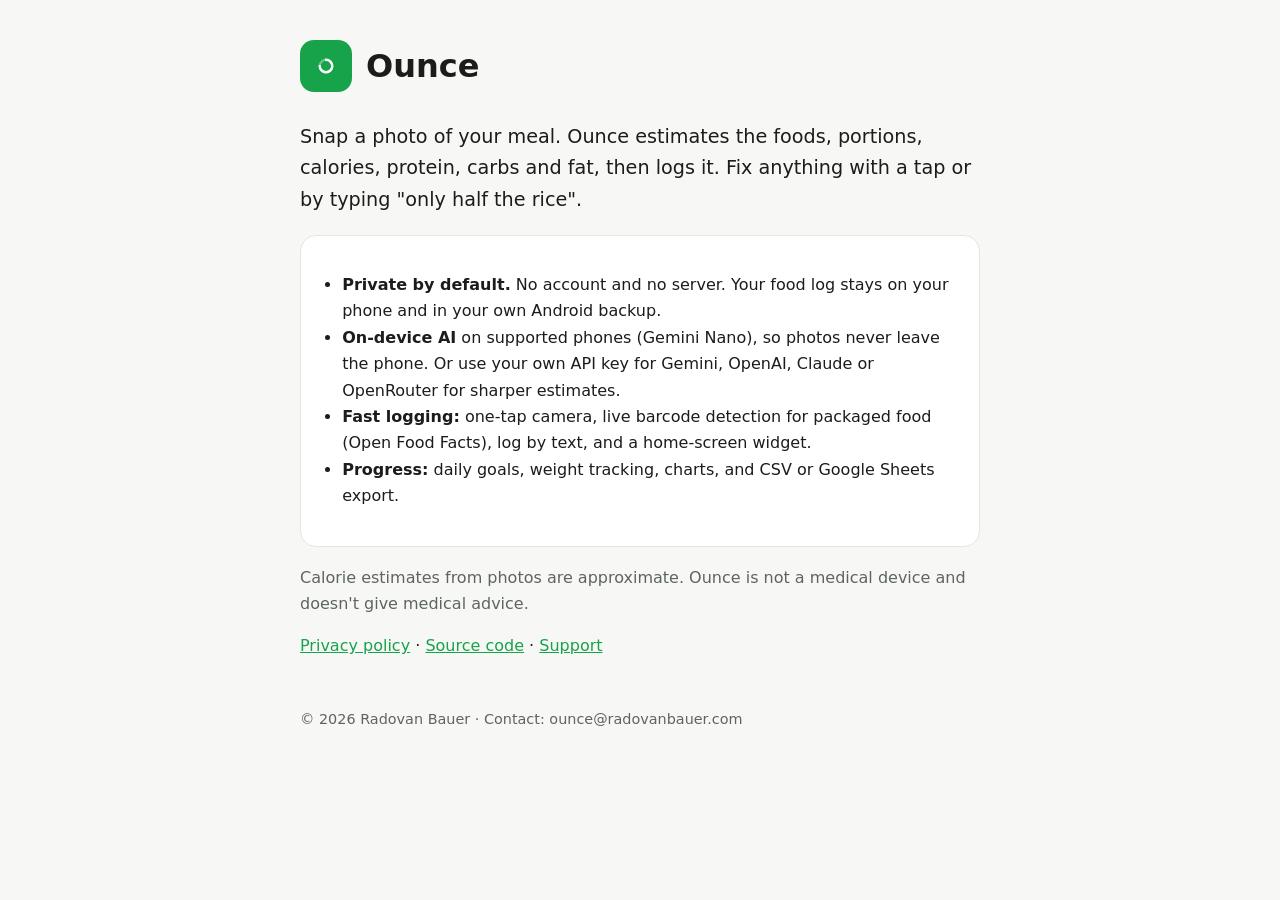
<file: docs/index.html>
<!doctype html><html lang="en"><head><meta charset="utf-8"><meta name="viewport" content="width=device-width,initial-scale=1">
<title>Ounce: snap-and-log calorie tracker</title><meta name="description" content="Ounce is a private, local-first calorie and macro tracker for Android. Snap a photo of your meal and AI estimates calories and macros.">
<link rel="stylesheet" href="style.css"></head><body><main>
<header><span class="logo"><svg width="34" height="34" viewBox="0 0 108 108" aria-hidden="true"><circle cx="54" cy="54" r="20" fill="none" stroke="#fff" stroke-opacity=".35" stroke-width="7.5"/><path d="M54 34A20 20 0 1 1 34 54" fill="none" stroke="#fff" stroke-width="7.5" stroke-linecap="round"/></svg></span><h1>Ounce</h1></header>
<p style="font-size:1.2rem">Snap a photo of your meal. Ounce estimates the foods, portions, calories, protein, carbs and fat, then logs it. Fix anything with a tap or by typing "only half the rice".</p>
<div class="card"><ul>
<li><b>Private by default.</b> No account and no server. Your food log stays on your phone and in your own Android backup.</li>
<li><b>On-device AI</b> on supported phones (Gemini Nano), so photos never leave the phone. Or use your own API key for Gemini, OpenAI, Claude or OpenRouter for sharper estimates.</li>
<li><b>Fast logging:</b> one-tap camera, live barcode detection for packaged food (Open Food Facts), log by text, and a home-screen widget.</li>
<li><b>Progress:</b> daily goals, weight tracking, charts, and CSV or Google Sheets export.</li>
</ul></div>
<p class="muted">Calorie estimates from photos are approximate. Ounce is not a medical device and doesn't give medical advice.</p>
<p><a href="privacy">Privacy policy</a> · <a href="https://github.com/radovanbauer/ounce">Source code</a> · <a href="https://github.com/radovanbauer/ounce/issues">Support</a></p>
<footer>© 2026 Radovan Bauer · Contact: ounce@radovanbauer.com</footer>
</main></body></html>
</file>
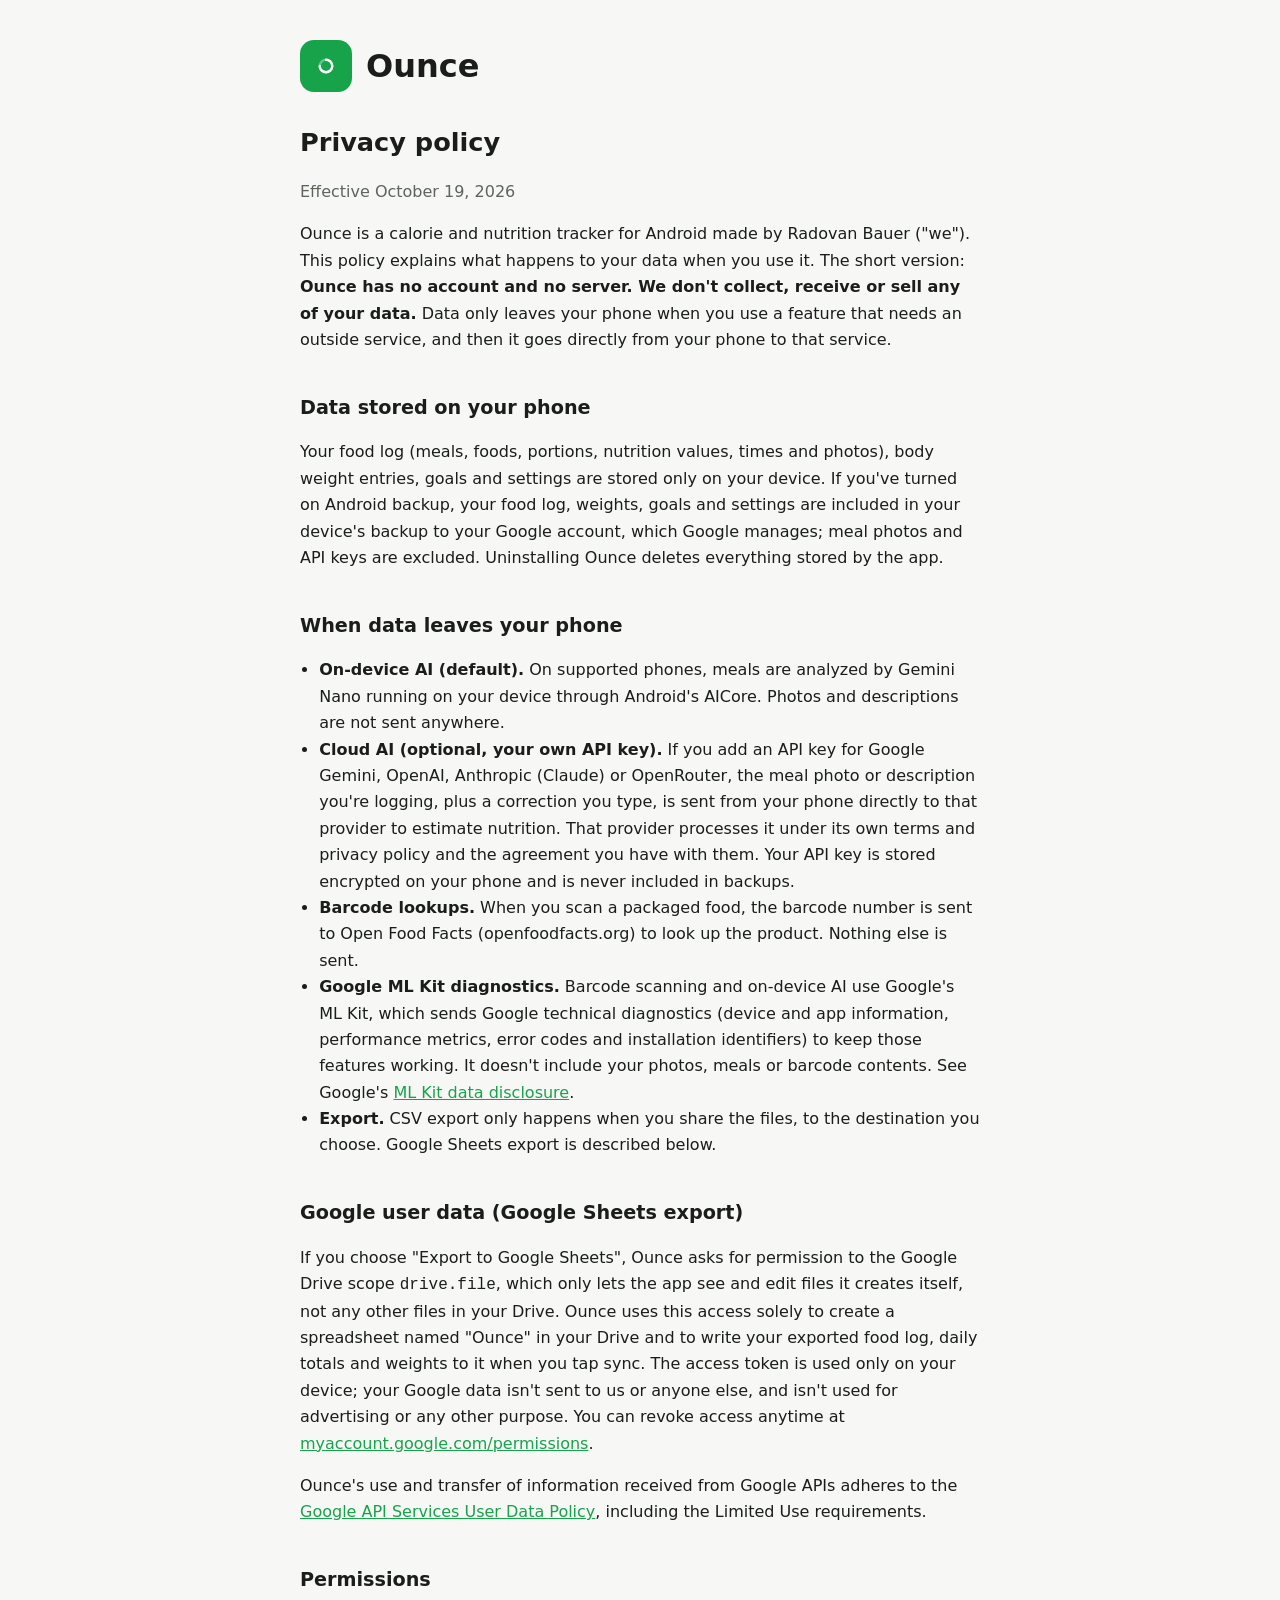
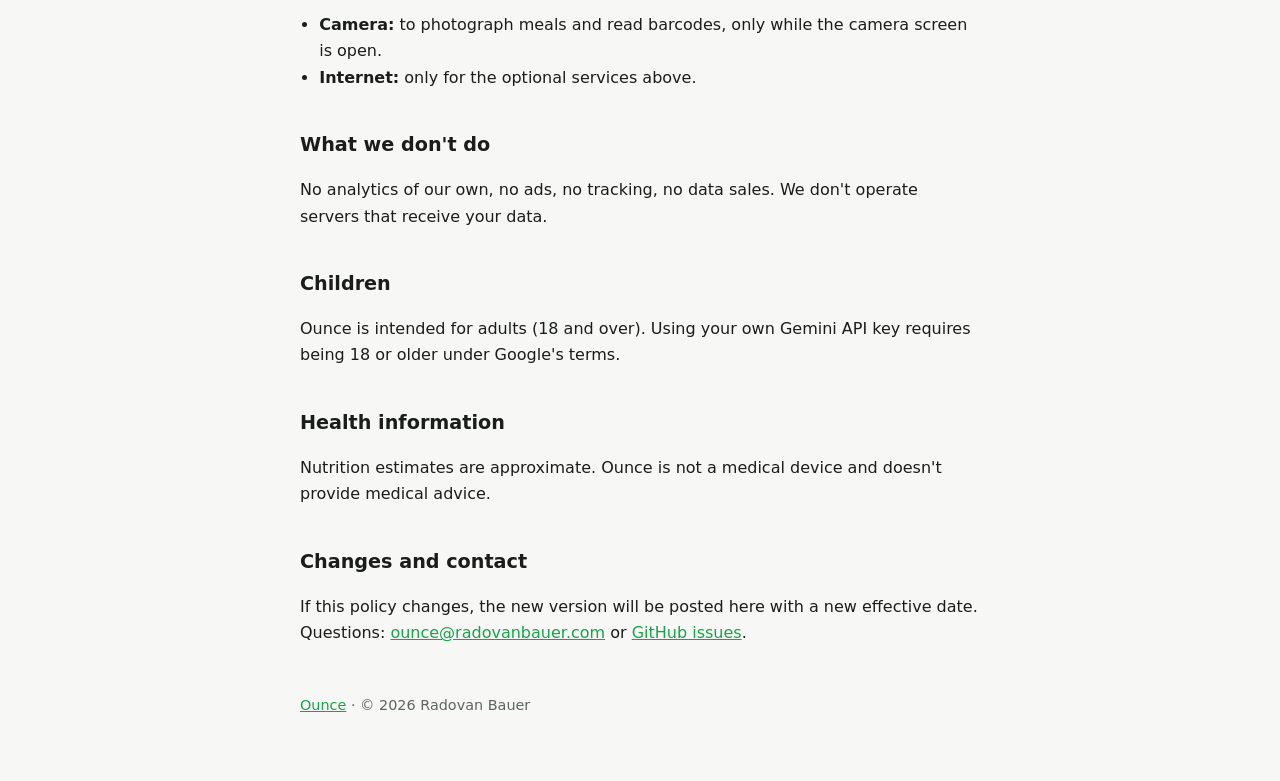
<file: docs/privacy.html>
<!doctype html><html lang="en"><head><meta charset="utf-8"><meta name="viewport" content="width=device-width,initial-scale=1">
<title>Ounce privacy policy</title><link rel="stylesheet" href="style.css"></head><body><main>
<header><a href="./"><span class="logo"><svg width="34" height="34" viewBox="0 0 108 108" aria-hidden="true"><circle cx="54" cy="54" r="20" fill="none" stroke="#fff" stroke-opacity=".35" stroke-width="7.5"/><path d="M54 34A20 20 0 1 1 34 54" fill="none" stroke="#fff" stroke-width="7.5" stroke-linecap="round"/></svg></span><h1>Ounce</h1></a></header>
<h1 style="font-size:1.6rem">Privacy policy</h1>
<p class="muted">Effective October 19, 2026</p>
<p>Ounce is a calorie and nutrition tracker for Android made by Radovan Bauer ("we"). This policy explains what happens to your data when you use it. The short version: <b>Ounce has no account and no server. We don't collect, receive or sell any of your data.</b> Data only leaves your phone when you use a feature that needs an outside service, and then it goes directly from your phone to that service.</p>

<h2>Data stored on your phone</h2>
<p>Your food log (meals, foods, portions, nutrition values, times and photos), body weight entries, goals and settings are stored only on your device. If you've turned on Android backup, your food log, weights, goals and settings are included in your device's backup to your Google account, which Google manages; meal photos and API keys are excluded. Uninstalling Ounce deletes everything stored by the app.</p>

<h2>When data leaves your phone</h2>
<ul>
<li><b>On-device AI (default).</b> On supported phones, meals are analyzed by Gemini Nano running on your device through Android's AICore. Photos and descriptions are not sent anywhere.</li>
<li><b>Cloud AI (optional, your own API key).</b> If you add an API key for Google Gemini, OpenAI, Anthropic (Claude) or OpenRouter, the meal photo or description you're logging, plus a correction you type, is sent from your phone directly to that provider to estimate nutrition. That provider processes it under its own terms and privacy policy and the agreement you have with them. Your API key is stored encrypted on your phone and is never included in backups.</li>
<li><b>Barcode lookups.</b> When you scan a packaged food, the barcode number is sent to Open Food Facts (openfoodfacts.org) to look up the product. Nothing else is sent.</li>
<li><b>Google ML Kit diagnostics.</b> Barcode scanning and on-device AI use Google's ML Kit, which sends Google technical diagnostics (device and app information, performance metrics, error codes and installation identifiers) to keep those features working. It doesn't include your photos, meals or barcode contents. See Google's <a href="https://developers.google.com/ml-kit/android-data-disclosure">ML Kit data disclosure</a>.</li>
<li><b>Export.</b> CSV export only happens when you share the files, to the destination you choose. Google Sheets export is described below.</li>
</ul>

<h2>Google user data (Google Sheets export)</h2>
<p>If you choose "Export to Google Sheets", Ounce asks for permission to the Google Drive scope <code>drive.file</code>, which only lets the app see and edit files it creates itself, not any other files in your Drive. Ounce uses this access solely to create a spreadsheet named "Ounce" in your Drive and to write your exported food log, daily totals and weights to it when you tap sync. The access token is used only on your device; your Google data isn't sent to us or anyone else, and isn't used for advertising or any other purpose. You can revoke access anytime at <a href="https://myaccount.google.com/permissions">myaccount.google.com/permissions</a>.</p>
<p>Ounce's use and transfer of information received from Google APIs adheres to the <a href="https://developers.google.com/terms/api-services-user-data-policy">Google API Services User Data Policy</a>, including the Limited Use requirements.</p>

<h2>Permissions</h2>
<ul><li><b>Camera:</b> to photograph meals and read barcodes, only while the camera screen is open.</li>
<li><b>Internet:</b> only for the optional services above.</li></ul>

<h2>What we don't do</h2>
<p>No analytics of our own, no ads, no tracking, no data sales. We don't operate servers that receive your data.</p>

<h2>Children</h2>
<p>Ounce is intended for adults (18 and over). Using your own Gemini API key requires being 18 or older under Google's terms.</p>

<h2>Health information</h2>
<p>Nutrition estimates are approximate. Ounce is not a medical device and doesn't provide medical advice.</p>

<h2>Changes and contact</h2>
<p>If this policy changes, the new version will be posted here with a new effective date. Questions: <a href="mailto:ounce@radovanbauer.com">ounce@radovanbauer.com</a> or <a href="https://github.com/radovanbauer/ounce/issues">GitHub issues</a>.</p>
<footer><a href="./">Ounce</a> · © 2026 Radovan Bauer</footer>
</main></body></html>
</file>
<file: docs/style.css>
:root{--bg:#f7f8f6;--fg:#1a1d1a;--muted:#5d655d;--accent:#16a34a;--card:#fff;--border:#e3e6e2;color-scheme:light}
@media (prefers-color-scheme:dark){:root{--bg:#0f1210;--fg:#e8ebe8;--muted:#9aa39b;--accent:#22c55e;--card:#1a1e1b;--border:#2b312c;color-scheme:dark}}
*{box-sizing:border-box}body{margin:0;background:var(--bg);color:var(--fg);font:16px/1.65 system-ui,-apple-system,"Segoe UI",Roboto,sans-serif}
main{max-width:720px;margin:0 auto;padding:40px 20px 64px}a{color:var(--accent)}
header{display:flex;align-items:center;gap:14px;margin-bottom:28px}header a{color:inherit;text-decoration:none;display:flex;align-items:center;gap:14px}
.logo{width:52px;height:52px;border-radius:14px;background:#16a34a;display:grid;place-items:center;flex-shrink:0}
h1{font-size:2rem;margin:0}h2{font-size:1.2rem;margin:2em 0 .4em}p,li{color:var(--fg)}.muted{color:var(--muted)}
.card{background:var(--card);border:1px solid var(--border);border-radius:16px;padding:20px 22px;margin:18px 0}
ul{padding-left:1.2em}footer{margin-top:48px;font-size:.9rem;color:var(--muted)}
</file>
